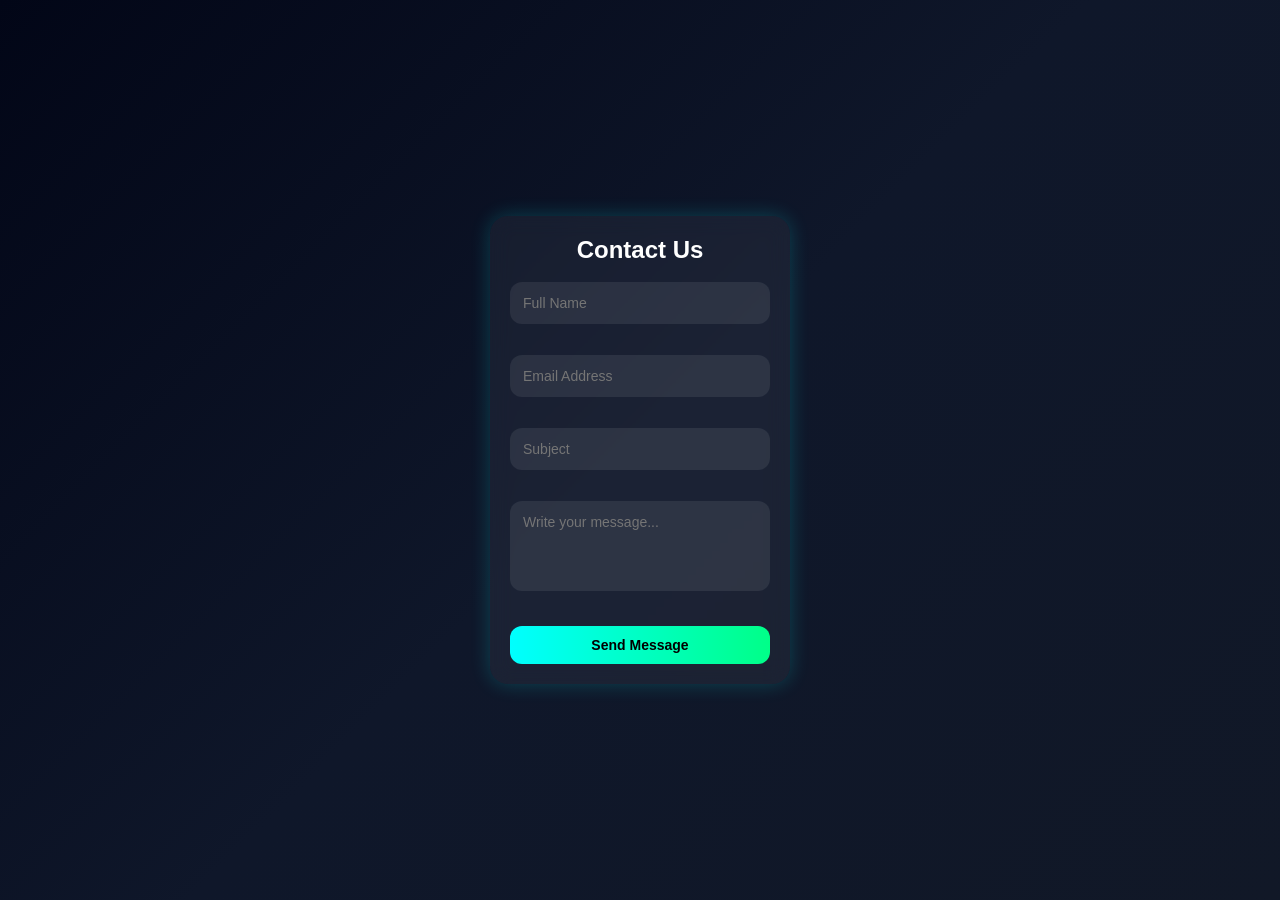
<file: contact form/index.html>
<!-- index.html -->

<!DOCTYPE html>
<html lang="en">
<head>
    <meta charset="UTF-8">
    <meta name="viewport" content="width=device-width, initial-scale=1.0">
    <title>Stunning Contact Form</title>
    <link rel="stylesheet" href="style.css">
</head>
<body>

<div class="container">

    <form id="contactForm">

        <h1>Contact Us</h1>

        <div class="input-box">
            <input type="text" id="name" placeholder="Full Name">
            <small>Error Message</small>
        </div>

        <div class="input-box">
            <input type="email" id="email" placeholder="Email Address">
            <small>Error Message</small>
        </div>

        <div class="input-box">
            <input type="text" id="subject" placeholder="Subject">
            <small>Error Message</small>
        </div>

        <div class="input-box">
            <textarea id="message" placeholder="Write your message..."></textarea>
            <small>Error Message</small>
        </div>

        <button type="submit">
            Send Message
        </button>

    </form>

    <div class="success-box" id="successBox">

        <div class="check">✓</div>

        <h2>Message Sent</h2>

        <p>Your message has been delivered successfully.</p>

    </div>

</div>

<script src="script.js"></script>
</body>
</html>
</file>
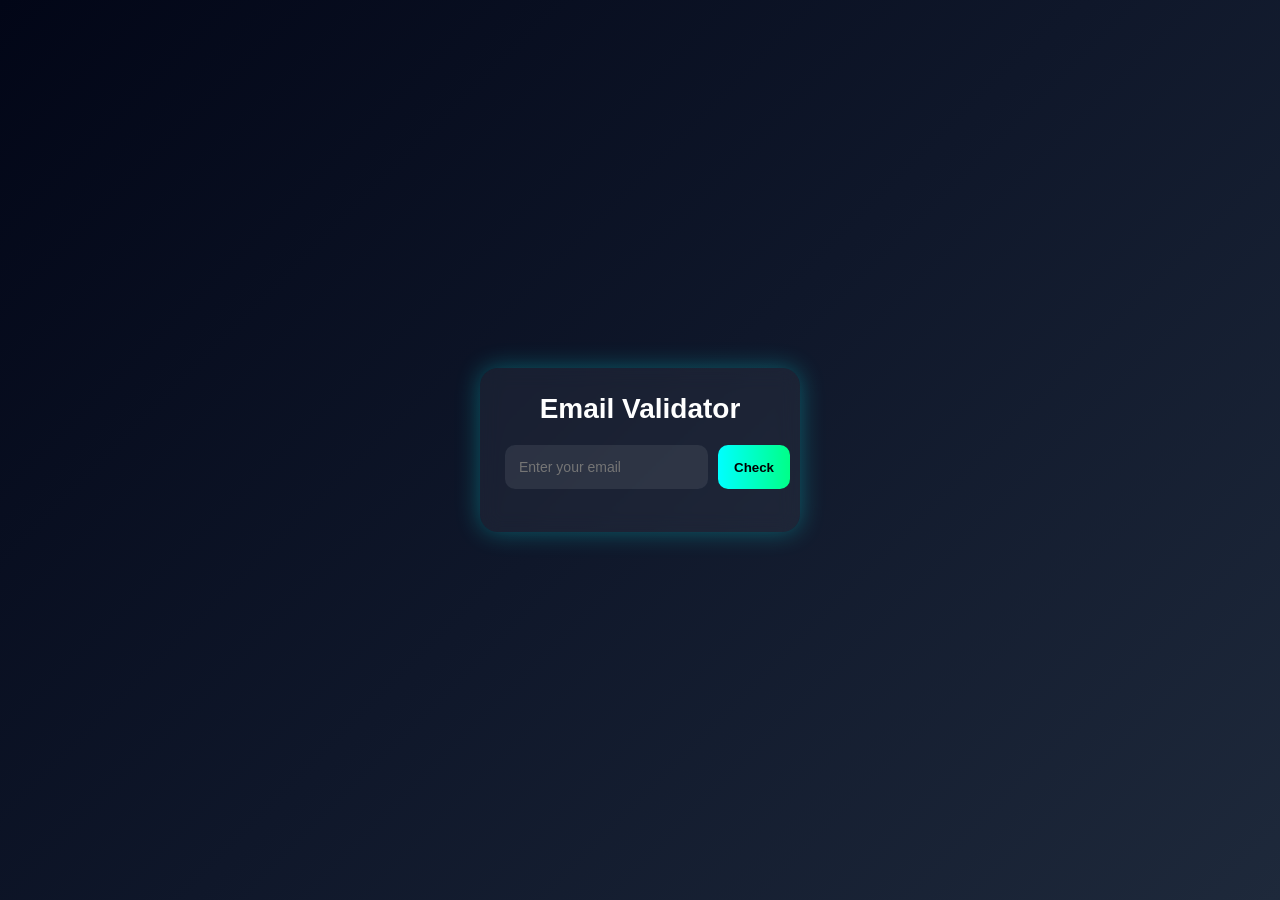
<file: email validator/index.html>
<!-- index.html -->

<!DOCTYPE html>
<html lang="en">
<head>
    <meta charset="UTF-8">
    <meta name="viewport" content="width=device-width, initial-scale=1.0">
    <title>Email Validator</title>
    <link rel="stylesheet" href="style.css">
</head>
<body>

<div class="container">

    <h1>Email Validator</h1>

    <div class="input-box">
        <input type="text" id="email" placeholder="Enter your email">
        <button onclick="validateEmail()">Check</button>
    </div>

    <p id="message"></p>

</div>

<script src="script.js"></script>
</body>
</html>
</file>
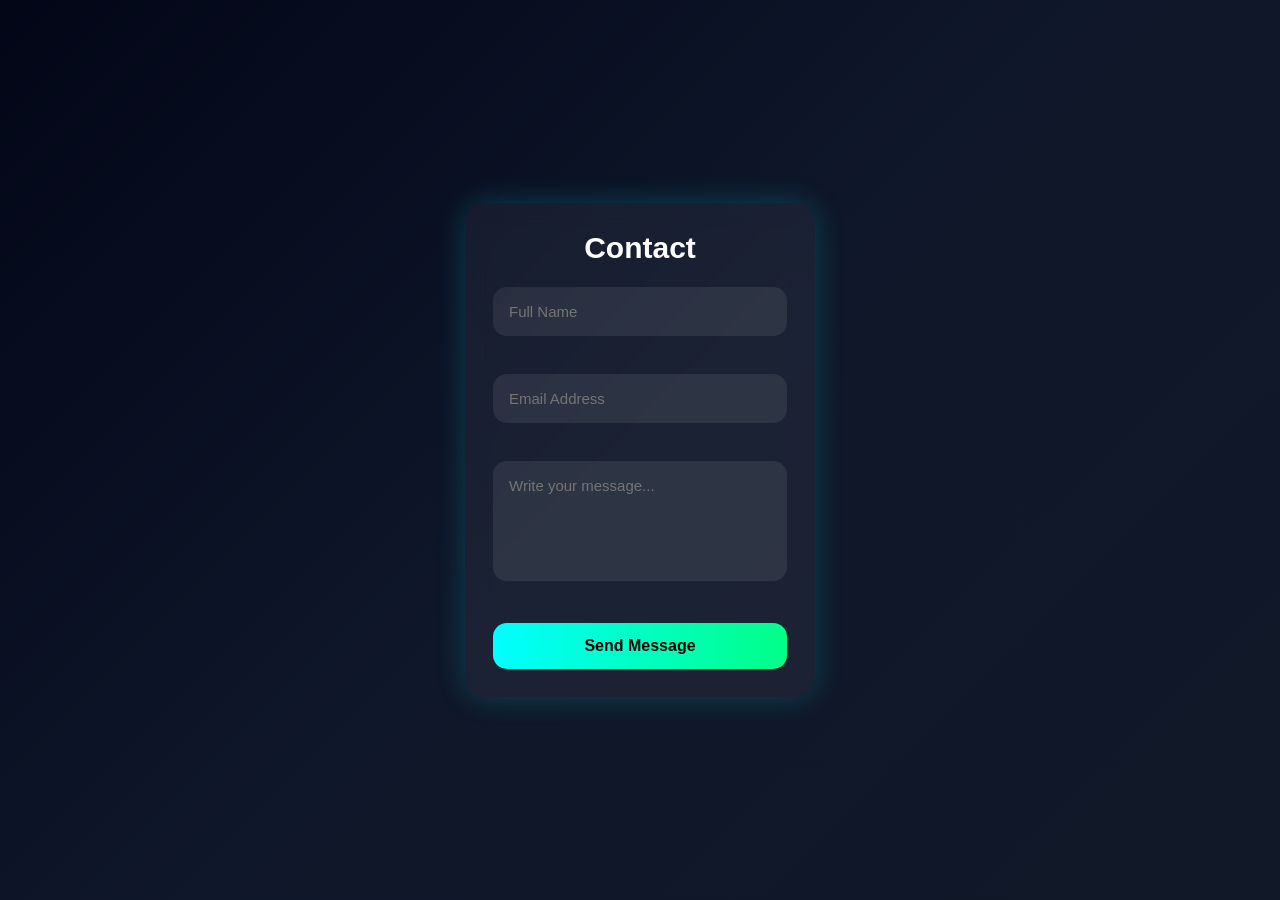
<file: form processor/index.html>
<!-- index.html -->

<!DOCTYPE html>
<html lang="en">
<head>
    <meta charset="UTF-8">
    <meta name="viewport" content="width=device-width, initial-scale=1.0">
    <title>Stunning Form Processor</title>
    <link rel="stylesheet" href="style.css">
</head>
<body>

<div class="container">

    <form id="form">

        <h1>Contact</h1>

        <div class="input-box">
            <input type="text" id="name" placeholder="Full Name">
            <small>Error</small>
        </div>

        <div class="input-box">
            <input type="email" id="email" placeholder="Email Address">
            <small>Error</small>
        </div>

        <div class="input-box">
            <textarea id="message" placeholder="Write your message..."></textarea>
            <small>Error</small>
        </div>

        <button type="submit">
            <span id="btnText">Send Message</span>
        </button>

    </form>

    <div class="success-box" id="successBox">

        <div class="check">✓</div>

        <h2>Message Sent!</h2>

        <p>Your form has been processed successfully.</p>

    </div>

</div>

<script src="script.js"></script>
</body>
</html>
</file>
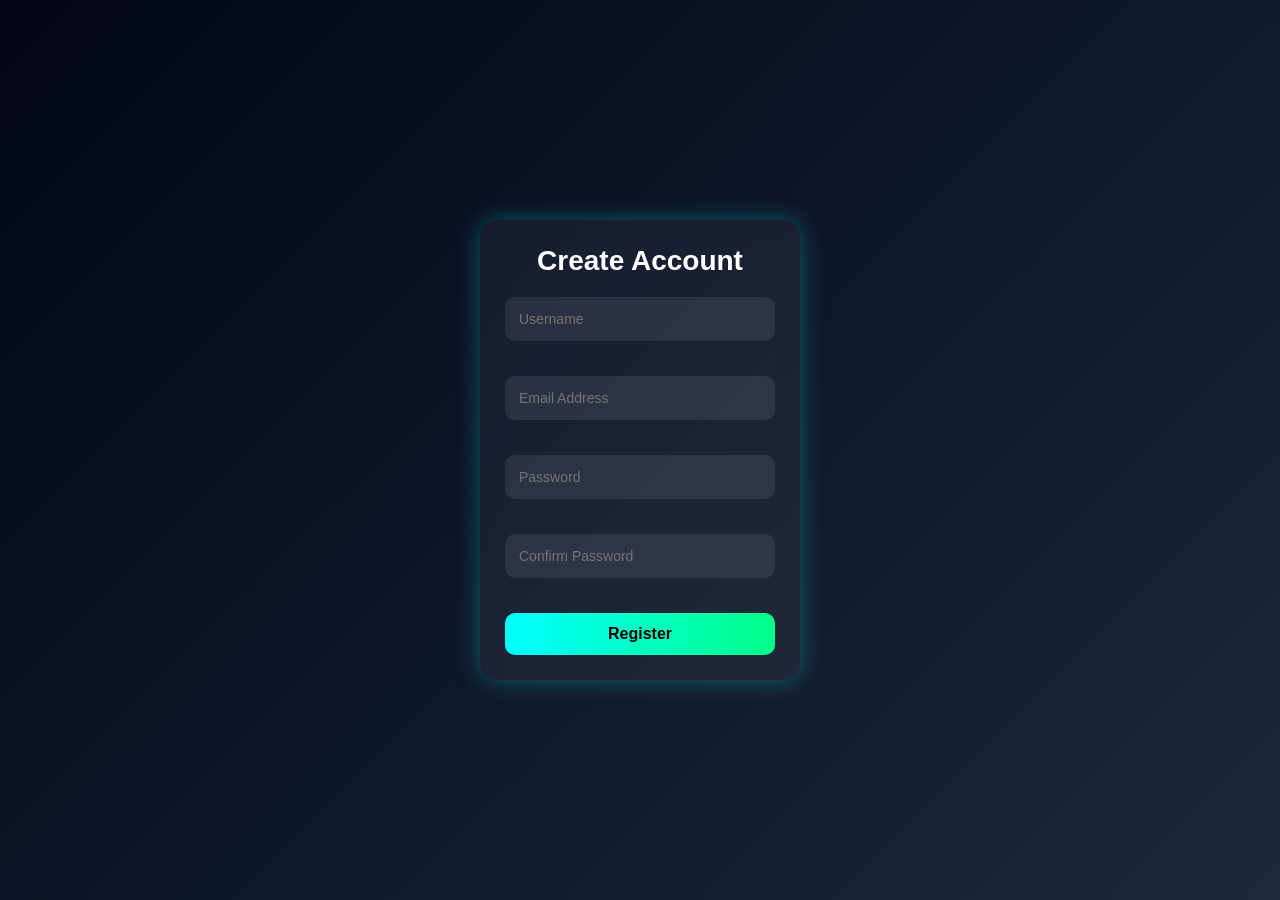
<file: form validation system/index.html>
<!-- index.html -->
<!DOCTYPE html>
<html lang="en">
<head>
    <meta charset="UTF-8">
    <meta name="viewport" content="width=device-width, initial-scale=1.0">
    <title>Stunning Form Validation</title>
    <link rel="stylesheet" href="style.css">
</head>
<body>

<div class="container">
    <form id="form">
        <h1>Create Account</h1>

        <div class="input-box">
            <input type="text" id="username" placeholder="Username">
            <small>Error Message</small>
        </div>

        <div class="input-box">
            <input type="email" id="email" placeholder="Email Address">
            <small>Error Message</small>
        </div>

        <div class="input-box">
            <input type="password" id="password" placeholder="Password">
            <small>Error Message</small>
        </div>

        <div class="input-box">
            <input type="password" id="confirmPassword" placeholder="Confirm Password">
            <small>Error Message</small>
        </div>

        <button type="submit">Register</button>
    </form>
</div>

<script src="script.js"></script>
</body>
</html>
</file>
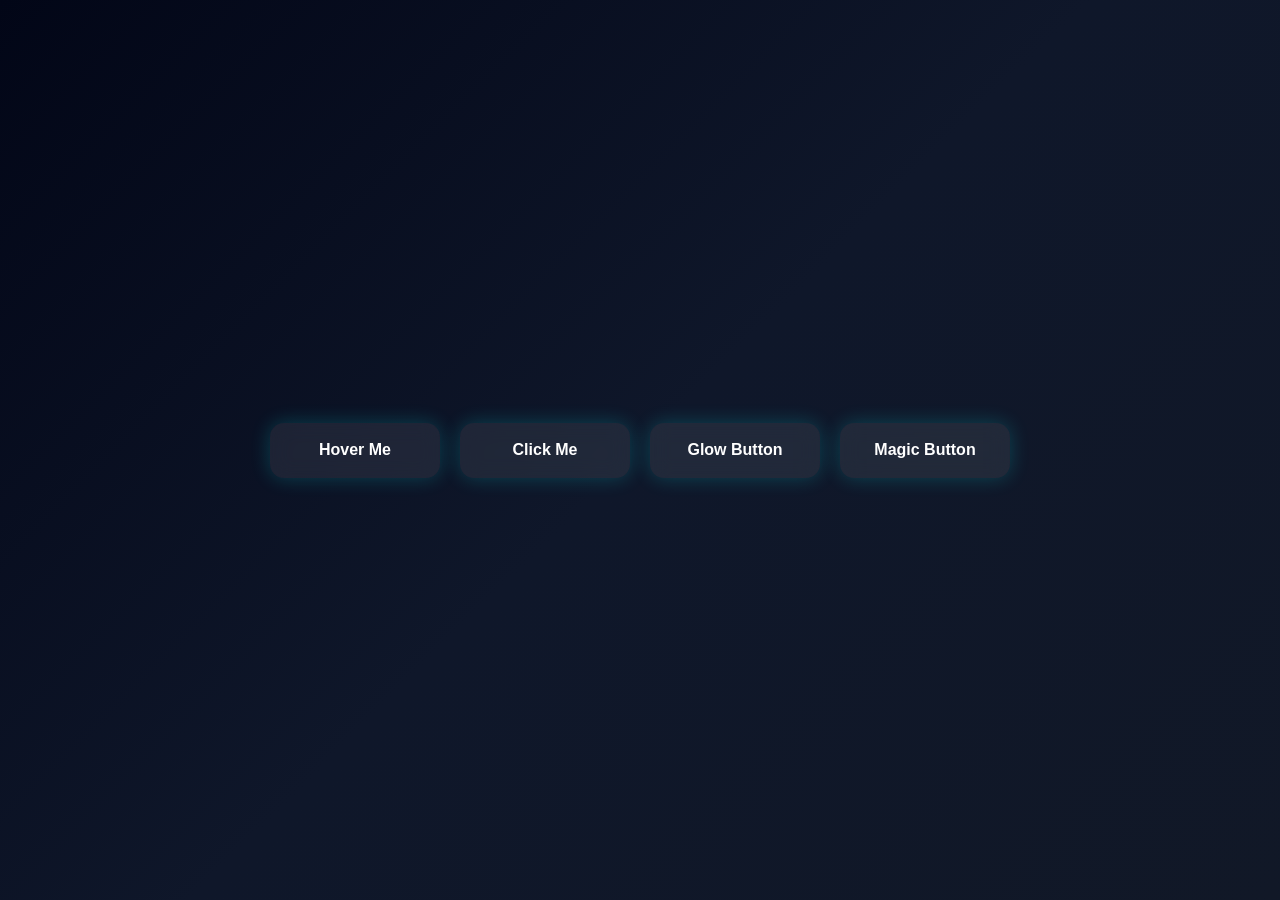
<file: interactive buttons/index.html>
<!-- index.html -->

<!DOCTYPE html>
<html lang="en">
<head>
    <meta charset="UTF-8">
    <meta name="viewport" content="width=device-width, initial-scale=1.0">
    <title>Interactive Buttons</title>
    <link rel="stylesheet" href="style.css">
</head>
<body>

<div class="container">

    <button class="btn btn1">
        <span>Hover Me</span>
    </button>

    <button class="btn btn2">
        <span>Click Me</span>
    </button>

    <button class="btn btn3">
        <span>Glow Button</span>
    </button>

    <button class="btn btn4">
        <span>Magic Button</span>
    </button>

</div>

<script src="script.js"></script>
</body>
</html>
</file>
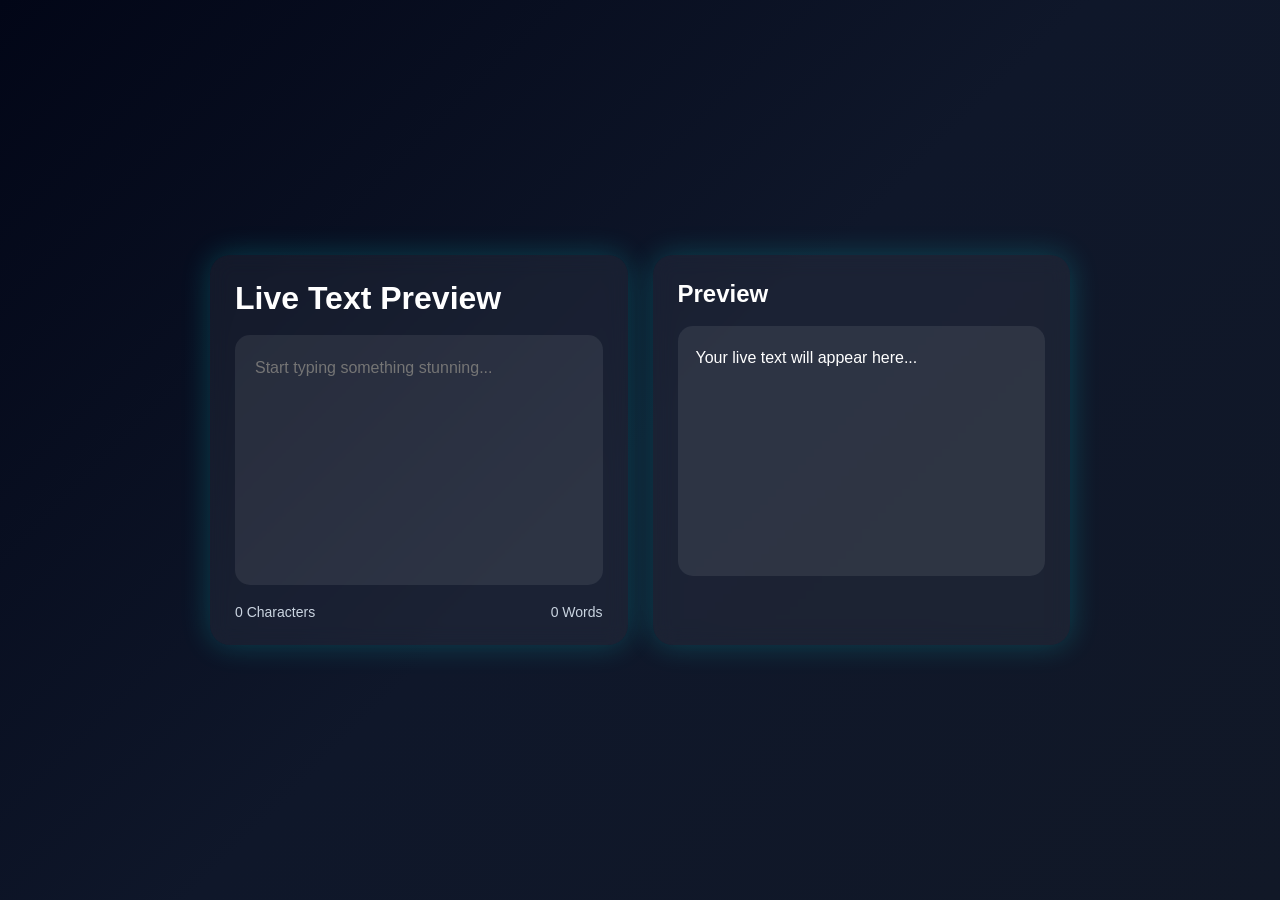
<file: live text review/index.html>
<!-- index.html -->

<!DOCTYPE html>
<html lang="en">
<head>
    <meta charset="UTF-8">
    <meta name="viewport" content="width=device-width, initial-scale=1.0">
    <title>Live Text Preview</title>
    <link rel="stylesheet" href="style.css">
</head>
<body>

<div class="container">

    <div class="editor">

        <h1>Live Text Preview</h1>

        <textarea id="textInput" placeholder="Start typing something stunning..."></textarea>

        <div class="stats">
            <span id="characters">0 Characters</span>
            <span id="words">0 Words</span>
        </div>

    </div>

    <div class="preview-box">

        <h2>Preview</h2>

        <div id="preview">
            Your live text will appear here...
        </div>

    </div>

</div>

<script src="script.js"></script>
</body>
</html>
</file>
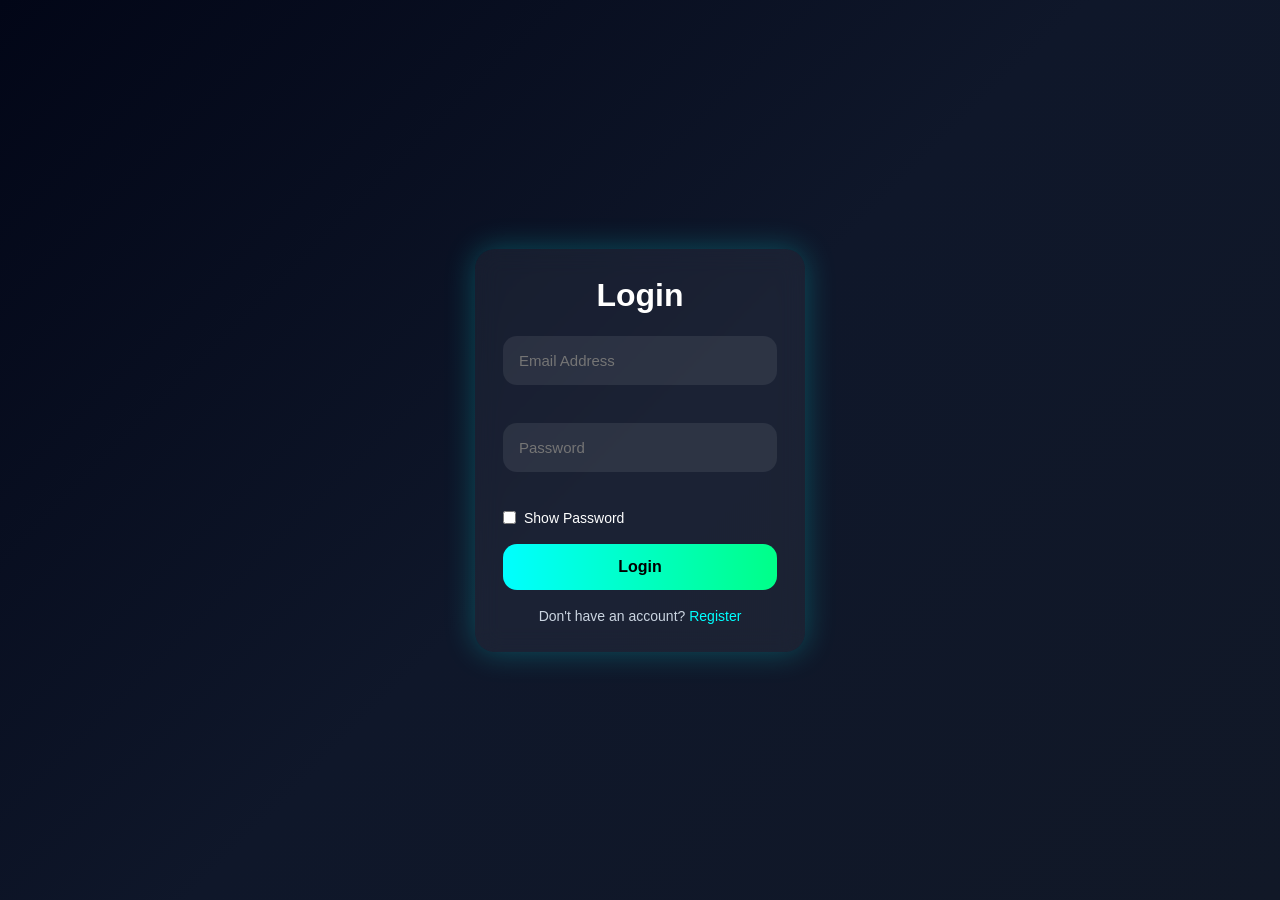
<file: login form validation/index.html>
<!-- index.html -->

<!DOCTYPE html>
<html lang="en">
<head>
    <meta charset="UTF-8">
    <meta name="viewport" content="width=device-width, initial-scale=1.0">
    <title>Neon Login Validation</title>
    <link rel="stylesheet" href="style.css">
</head>
<body>

<div class="container">

    <form id="loginForm">

        <h1>Login</h1>

        <div class="input-box">
            <input type="email" id="email" placeholder="Email Address">
            <small>Error Message</small>
        </div>

        <div class="input-box">
            <input type="password" id="password" placeholder="Password">
            <small>Error Message</small>
        </div>

        <div class="show-password">
            <input type="checkbox" id="togglePassword">
            <label for="togglePassword">Show Password</label>
        </div>

        <button type="submit">Login</button>

        <p class="register-text">
            Don't have an account?
            <a href="#">Register</a>
        </p>

    </form>

    <div class="success-popup" id="successPopup">

        <div class="check">✓</div>

        <h2>Login Successful</h2>

        <p>Welcome back!</p>

    </div>

</div>

<script src="script.js"></script>
</body>
</html>
</file>
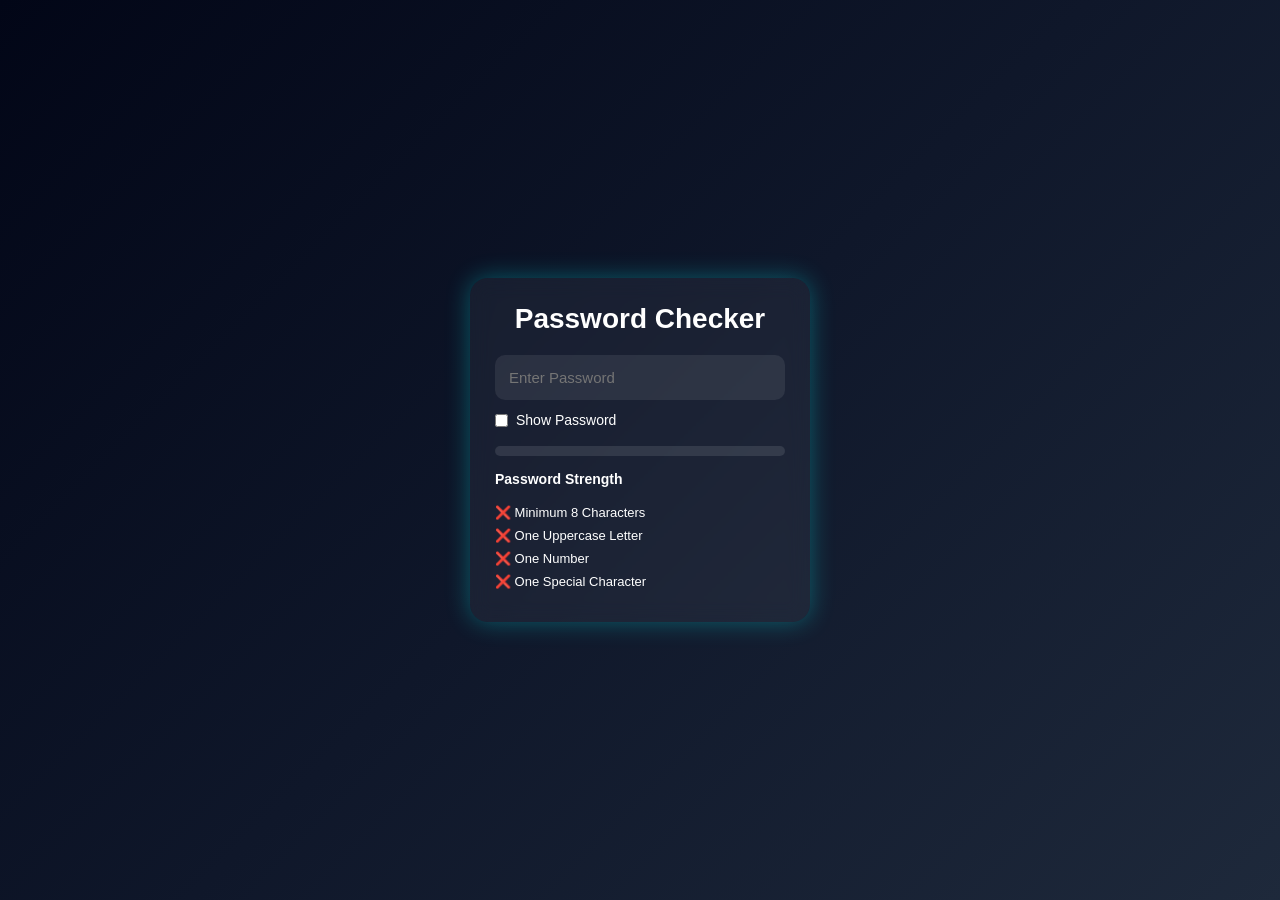
<file: password strength checker/index.html>
<!-- index.html -->

<!DOCTYPE html>
<html lang="en">
<head>
    <meta charset="UTF-8">
    <meta name="viewport" content="width=device-width, initial-scale=1.0">
    <title>Advanced Password Checker</title>
    <link rel="stylesheet" href="style.css">
</head>
<body>

<div class="container">

    <h1>Password Checker</h1>

    <div class="input-box">
        <input type="password" id="password" placeholder="Enter Password">
    </div>

    <div class="show-pass">
        <input type="checkbox" id="togglePassword">
        <label for="togglePassword">Show Password</label>
    </div>

    <div class="strength">
        <div id="strength-bar"></div>
    </div>

    <p id="message">Password Strength</p>

    <div class="requirements">

        <p id="length">❌ Minimum 8 Characters</p>
        <p id="uppercase">❌ One Uppercase Letter</p>
        <p id="number">❌ One Number</p>
        <p id="special">❌ One Special Character</p>

    </div>

</div>

<script src="script.js"></script>
</body>
</html>
</file>
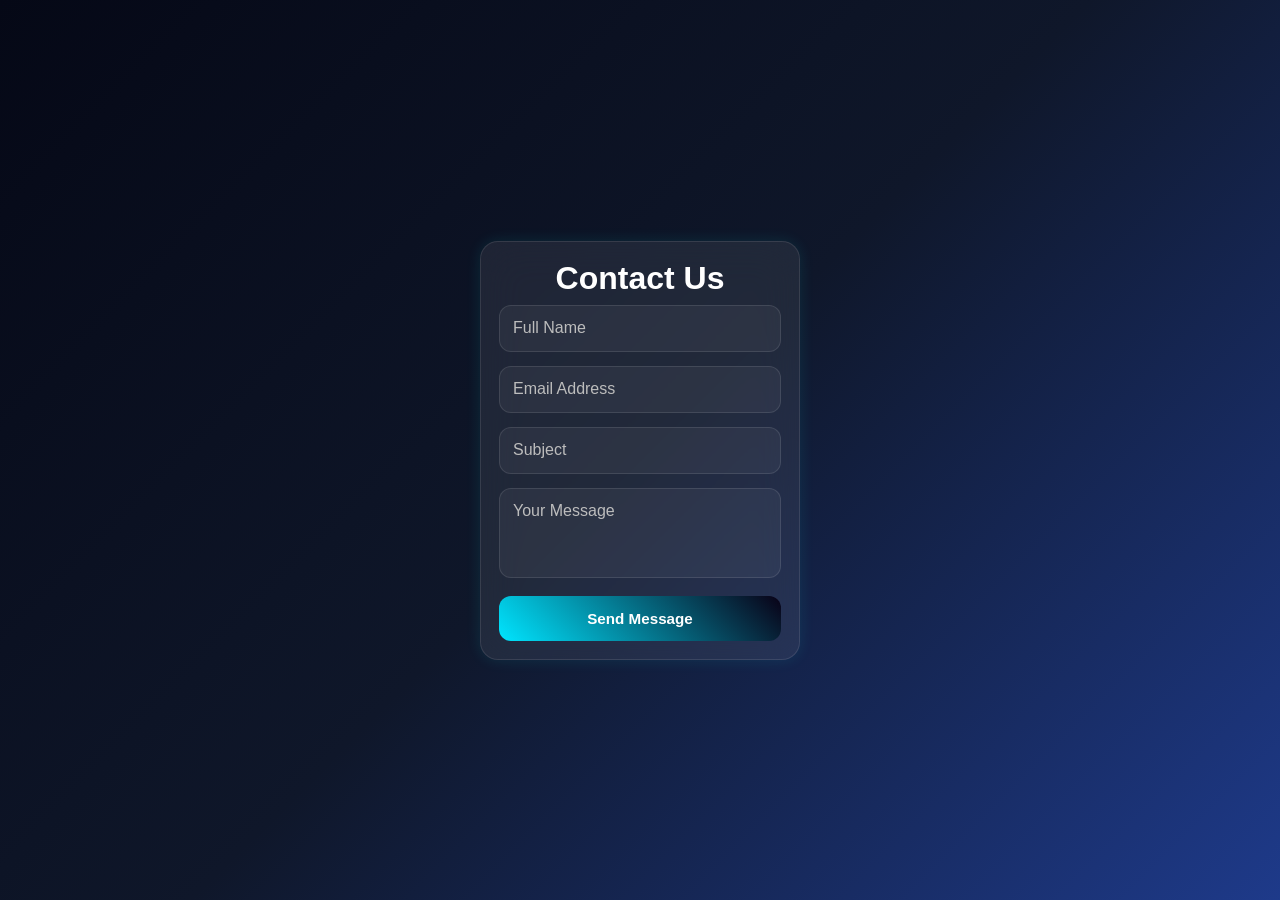
<file: week 4/contact form/index.html>
<!DOCTYPE html>
<html lang="en">
<head>
    <meta charset="UTF-8">
    <meta name="viewport" content="width=device-width, initial-scale=1.0">
    <title>Outstanding Contact Form</title>
    <link rel="stylesheet" href="style.css">
</head>
<body>

<div class="container">

    <div class="contact-box">

        <h1>Contact Us</h1>
        

        <form>

            <div class="input-box">
                <input type="text" required>
                <label>Full Name</label>
            </div>

            <div class="input-box">
                <input type="email" required>
                <label>Email Address</label>
            </div>

            <div class="input-box">
                <input type="text" required>
                <label>Subject</label>
            </div>

            <div class="input-box">
                <textarea required></textarea>
                <label>Your Message</label>
            </div>

            <button type="submit">Send Message </button>

        </form>

    </div>

</div>

</body>
</html>
</file>
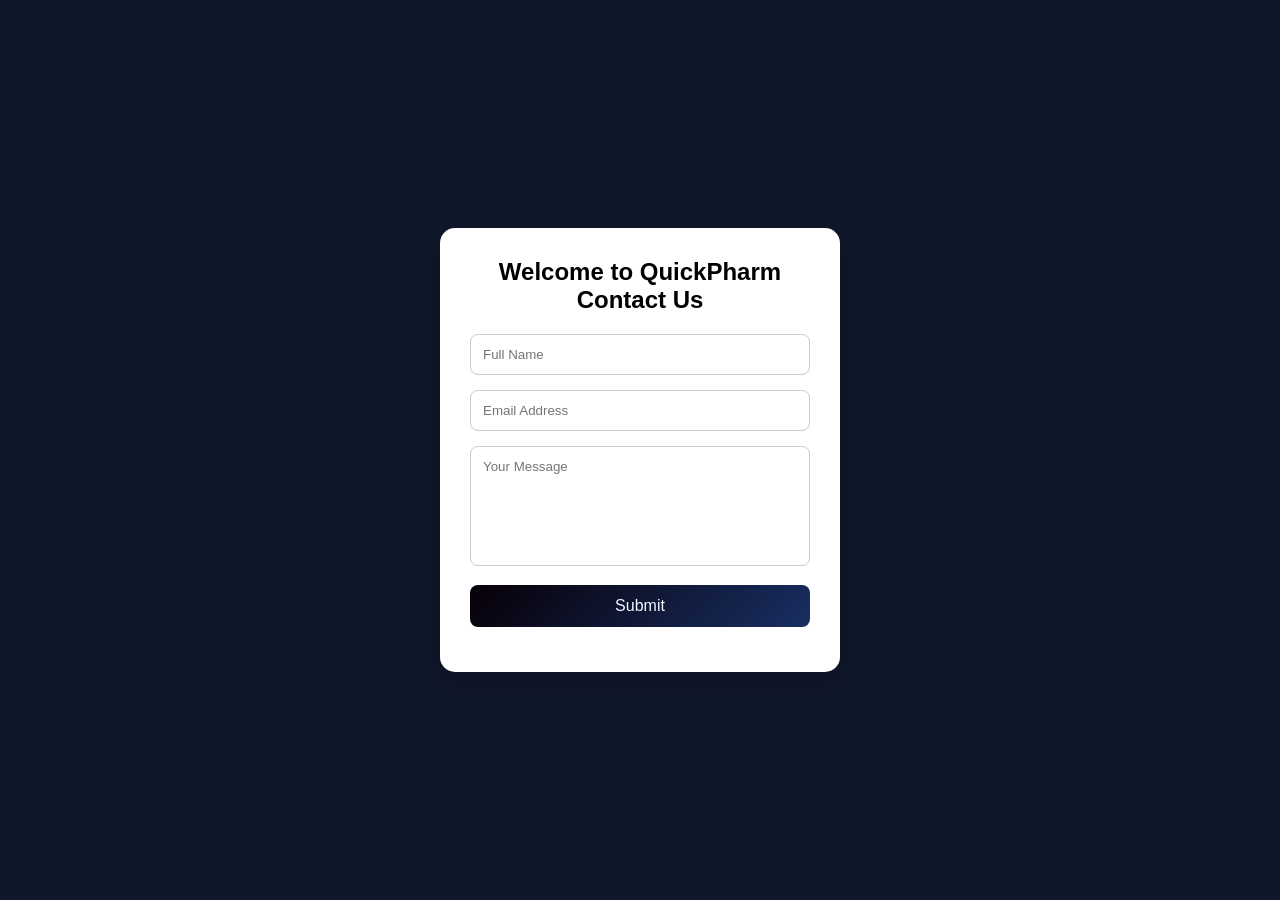
<file: week 4/form submission system/index.html>
<!DOCTYPE html>
<html lang="en">
<head>
<meta charset="UTF-8">
<meta name="viewport" content="width=device-width, initial-scale=1.0">
<title>Form Submission System</title>
<link rel="stylesheet" href="style.css">
</head>
<body>

<div class="container">

    <form id="contactForm">

        <h2>Welcome to QuickPharm<br> Contact Us</h2>

        <input type="text" id="name" placeholder="Full Name">

        <input type="email" id="email" placeholder="Email Address">

        <textarea id="message" placeholder="Your Message"></textarea>

        <button type="submit">
            Submit
        </button>

        <div id="loader"></div>

        <div id="result"></div>

    </form>

</div>

<script src="script.js"></script>

</body>
</html>
</file>
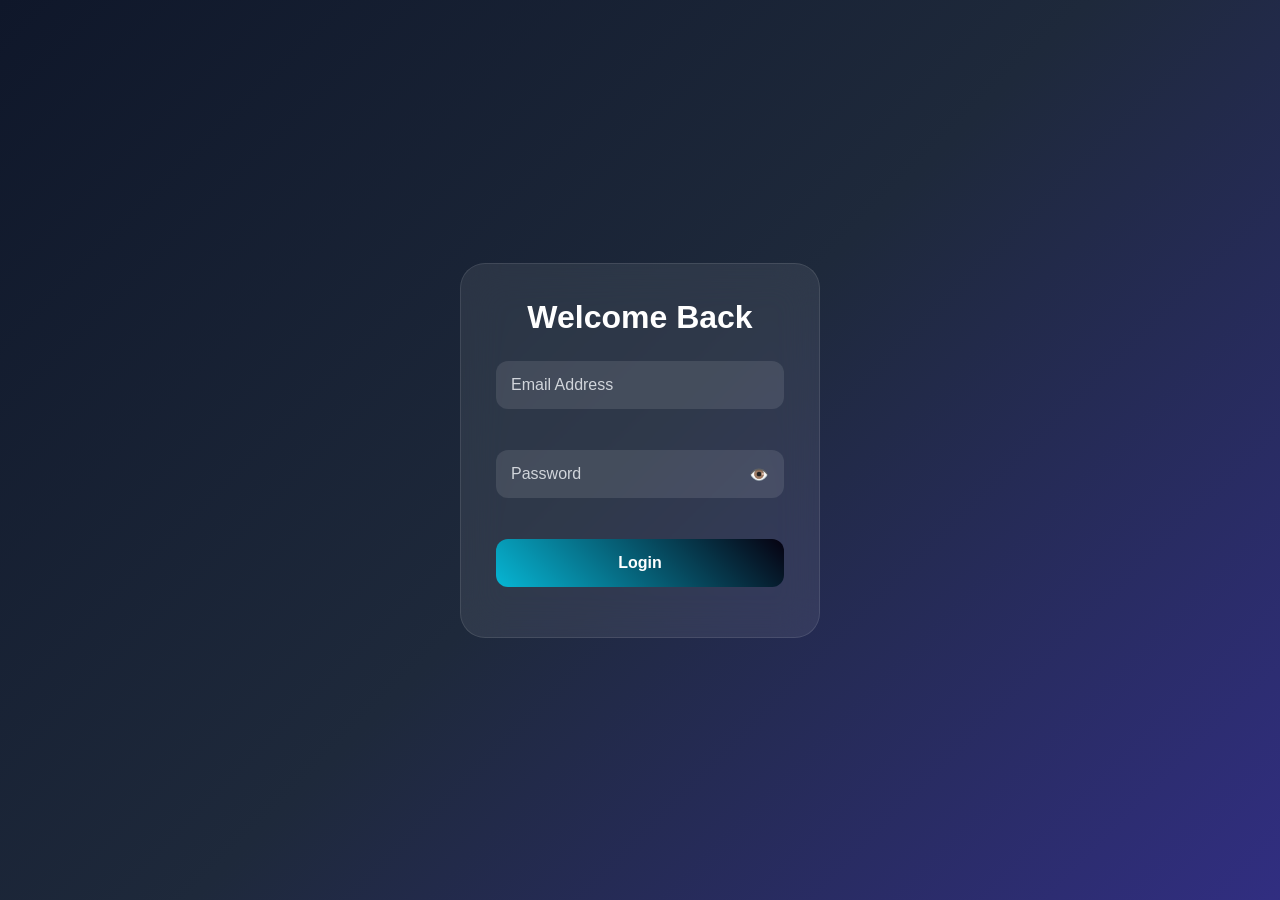
<file: week 4/login form/index.html>
<!DOCTYPE html>
<html lang="en">
<head>
<meta charset="UTF-8">
<meta name="viewport" content="width=device-width, initial-scale=1.0">
<title>Login Form</title>
<link rel="stylesheet" href="style.css">
</head>
<body>

<div class="container">

    <form id="loginForm">

        <h1>Welcome Back</h1>

        <div class="input-box">
            <input type="email" id="email" placeholder="Email Address">
            <small></small>
        </div>

        <div class="input-box password-box">
            <input type="password" id="password" placeholder="Password">
            <span id="togglePassword">👁️</span>
            <small></small>
        </div>

        <button type="submit">
            Login
        </button>

        <div id="message"></div>

    </form>

</div>

<script src="script.js"></script>
</body>
</html>
</file>
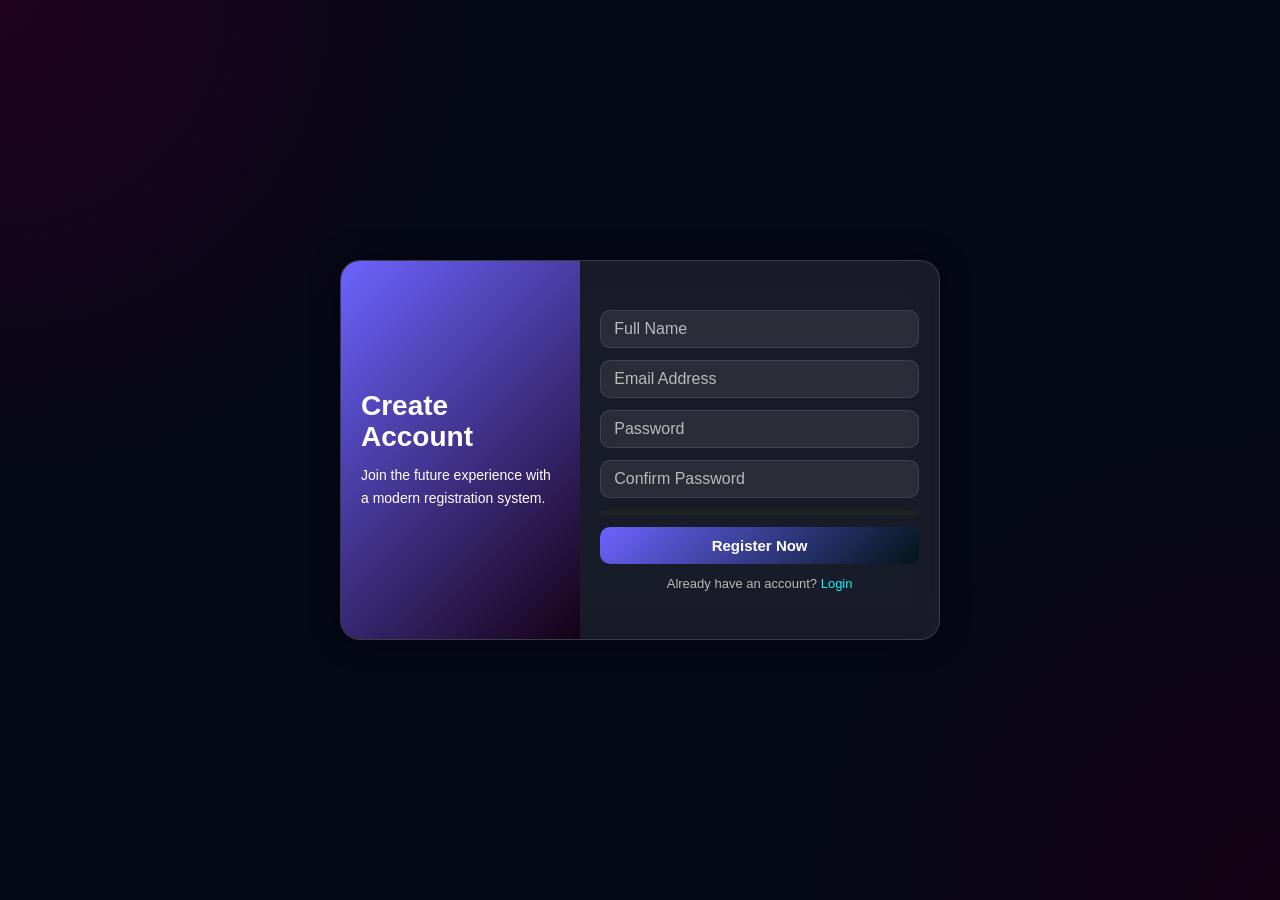
<file: week 4/registration form/index.html>
<!-- index.html -->
<!DOCTYPE html>
<html lang="en">
<head>
  <meta charset="UTF-8" />
  <meta name="viewport" content="width=device-width, initial-scale=1.0"/>
  <title> Registration Form</title>
  <link rel="stylesheet" href="style.css">
</head>
<body>

  <div class="background-animation"></div>

  <div class="container">
    <div class="form-box">

      <div class="left-side">
        <h1>Create Account</h1>
        <p>
          Join the future experience with a modern registration system.
        </p>

        <div class="glow-circle"></div>
      </div>

      <div class="right-side">

        <form id="registerForm">

          <div class="input-box">
            <input type="text" required>
            <label>Full Name</label>
          </div>

          <div class="input-box">
            <input type="email" required>
            <label>Email Address</label>
          </div>

          <div class="input-box">
            <input type="password" required id="password">
            <label>Password</label>
          </div>

          <div class="input-box">
            <input type="password" required id="confirmPassword">
            <label>Confirm Password</label>
          </div>

          <div class="strength">
            <div class="bar"></div>
          </div>

          <button type="submit">Register Now</button>

          <div class="bottom-text">
            Already have an account?
            <a href="#">Login</a>
          </div>

        </form>

      </div>

    </div>
  </div>

  <script src="script.js"></script>
</body>
</html>
</file>
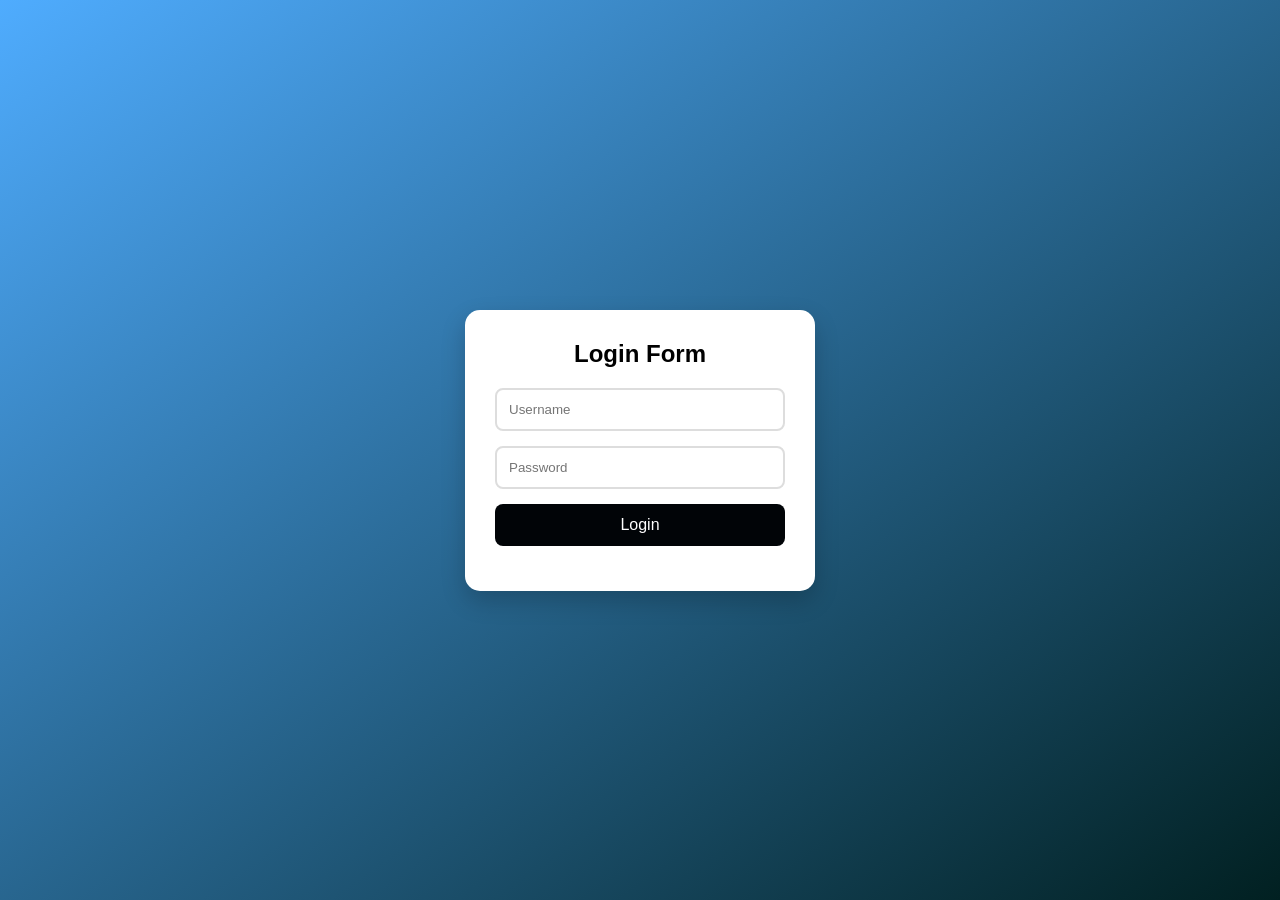
<file: week 4/user name password validation/index.html>
<!DOCTYPE html>
<html lang="en">
<head>
    <meta charset="UTF-8">
    <meta name="viewport" content="width=device-width, initial-scale=1.0">
    <title>Login Validation</title>
    <link rel="stylesheet" href="style.css">
</head>
<body>

<div class="container">
    <h2>Login Form</h2>

    <form id="loginForm">
        <div class="input-group">
            <input type="text" id="username" placeholder="Username">
            <small id="userError"></small>
        </div>

        <div class="input-group">
            <input type="password" id="password" placeholder="Password">
            <small id="passError"></small>
        </div>

        <button type="submit">Login</button>
    </form>

    <p id="success"></p>
</div>

<script src="script.js"></script>
</body>
</html>
</file>
<file: contact form/style.css>
/* style.css */

*{
    margin:0;
    padding:0;
    box-sizing:border-box;
    font-family:Arial, Helvetica, sans-serif;
}

body{
    min-height:100vh;
    display:flex;
    justify-content:center;
    align-items:center;
    background:linear-gradient(135deg,#020617,#0f172a,#111827);
    overflow:hidden;
}

.container{
    position:relative;
    width:300px;
}

form{
    padding:20px;
    border-radius:18px;
    background:rgba(255,255,255,0.05);
    backdrop-filter:blur(10px);
    box-shadow:0 0 20px rgba(0,255,255,0.2);
    animation:glow 3s infinite alternate;
}

@keyframes glow{

    from{
        box-shadow:0 0 15px rgba(0,255,255,0.2);
    }

    to{
        box-shadow:0 0 25px rgba(0,255,255,0.4);
    }

}

h1{
    text-align:center;
    color:white;
    margin-bottom:18px;
    font-size:24px;
}

.input-box{
    margin-bottom:14px;
    position:relative;
}

.input-box input,
.input-box textarea{
    width:100%;
    padding:11px;
    border:none;
    outline:none;
    border-radius:12px;
    background:rgba(255,255,255,0.08);
    color:white;
    font-size:14px;
    border:2px solid transparent;
    transition:0.3s;
}

.input-box textarea{
    height:90px;
    resize:none;
}

.input-box input:focus,
.input-box textarea:focus{
    border-color:#00ffff;
    box-shadow:0 0 12px #00ffff;
}

.input-box.success input,
.input-box.success textarea{
    border-color:#00ff88;
    box-shadow:0 0 8px #00ff88;
}

.input-box.error input,
.input-box.error textarea{
    border-color:#ff004c;
    box-shadow:0 0 8px #ff004c;
}

.input-box small{
    color:#ff4d6d;
    visibility:hidden;
    display:block;
    margin-top:5px;
    font-size:11px;
}

.input-box.error small{
    visibility:visible;
}

button{
    width:100%;
    padding:11px;
    border:none;
    border-radius:12px;
    background:linear-gradient(90deg,#00ffff,#00ff88);
    color:black;
    font-size:14px;
    font-weight:bold;
    cursor:pointer;
    transition:0.3s;
}

button:hover{
    transform:scale(1.02);
    box-shadow:0 0 15px #00ffff;
}

.success-box{
    position:absolute;
    inset:0;
    border-radius:18px;
    background:rgba(2,6,23,0.96);
    display:flex;
    flex-direction:column;
    justify-content:center;
    align-items:center;
    text-align:center;
    color:white;
    opacity:0;
    pointer-events:none;
    transform:scale(0.8);
    transition:0.5s;
}

.success-box.active{
    opacity:1;
    pointer-events:auto;
    transform:scale(1);
}

.check{
    width:60px;
    height:60px;
    border-radius:50%;
    background:#00ff88;
    color:black;
    display:flex;
    justify-content:center;
    align-items:center;
    font-size:30px;
    font-weight:bold;
    margin-bottom:15px;
    box-shadow:0 0 20px #00ff88;
}

.success-box h2{
    margin-bottom:8px;
    font-size:22px;
}

.success-box p{
    color:#cbd5e1;
    font-size:12px;
}
</file>
<file: email validator/style.css>
/* style.css */

*{
    margin:0;
    padding:0;
    box-sizing:border-box;
    font-family:Arial, Helvetica, sans-serif;
}

body{
    height:100vh;
    display:flex;
    justify-content:center;
    align-items:center;
    background:linear-gradient(135deg,#020617,#0f172a,#1e293b);
}

.container{
    width:320px;
    padding:25px;
    border-radius:18px;
    background:rgba(255,255,255,0.05);
    backdrop-filter:blur(10px);
    box-shadow:0 0 25px rgba(0,255,255,0.3);
    text-align:center;
}

h1{
    color:white;
    margin-bottom:20px;
    font-size:28px;
}

.input-box{
    display:flex;
    gap:10px;
}

.input-box input{
    flex:1;
    padding:12px;
    border:none;
    outline:none;
    border-radius:10px;
    background:rgba(255,255,255,0.08);
    color:white;
    font-size:14px;
    border:2px solid transparent;
    transition:0.3s;
}

.input-box input:focus{
    border-color:#00ffff;
    box-shadow:0 0 10px #00ffff;
}

button{
    padding:12px 16px;
    border:none;
    border-radius:10px;
    background:linear-gradient(90deg,#00ffff,#00ff88);
    color:black;
    font-weight:bold;
    cursor:pointer;
    transition:0.3s;
}

button:hover{
    transform:scale(1.05);
    box-shadow:0 0 15px #00ffff;
}

#message{
    margin-top:18px;
    font-size:14px;
    font-weight:bold;
    color:white;
}
</file>
<file: form processor/style.css>
/* style.css */

*{
    margin:0;
    padding:0;
    box-sizing:border-box;
    font-family:Arial, Helvetica, sans-serif;
}

body{
    min-height:100vh;
    display:flex;
    justify-content:center;
    align-items:center;
    background:linear-gradient(135deg,#020617,#0f172a,#111827);
    overflow:hidden;
}

.container{
    position:relative;
    width:350px;
}

form{
    padding:28px;
    border-radius:20px;
    background:rgba(255,255,255,0.05);
    backdrop-filter:blur(12px);
    box-shadow:0 0 30px rgba(0,255,255,0.2);
    animation:glow 3s infinite alternate;
}

@keyframes glow{
    from{
        box-shadow:0 0 20px rgba(0,255,255,0.2);
    }
    to{
        box-shadow:0 0 35px rgba(0,255,255,0.5);
    }
}

h1{
    color:white;
    text-align:center;
    margin-bottom:22px;
    font-size:30px;
}

.input-box{
    margin-bottom:18px;
    position:relative;
}

.input-box input,
.input-box textarea{
    width:100%;
    padding:14px;
    border:none;
    outline:none;
    border-radius:14px;
    background:rgba(255,255,255,0.08);
    color:white;
    font-size:15px;
    border:2px solid transparent;
    transition:0.3s;
}

.input-box textarea{
    height:120px;
    resize:none;
}

.input-box input:focus,
.input-box textarea:focus{
    border-color:#00ffff;
    box-shadow:0 0 15px #00ffff;
}

.input-box.success input,
.input-box.success textarea{
    border-color:#00ff88;
}

.input-box.error input,
.input-box.error textarea{
    border-color:#ff004c;
}

.input-box small{
    color:#ff4d6d;
    display:block;
    margin-top:6px;
    visibility:hidden;
    font-size:12px;
}

.input-box.error small{
    visibility:visible;
}

button{
    width:100%;
    padding:14px;
    border:none;
    border-radius:14px;
    background:linear-gradient(90deg,#00ffff,#00ff88);
    color:black;
    font-size:16px;
    font-weight:bold;
    cursor:pointer;
    transition:0.3s;
}

button:hover{
    transform:scale(1.03);
    box-shadow:0 0 20px #00ffff;
}

.success-box{
    position:absolute;
    inset:0;
    border-radius:20px;
    background:rgba(2,6,23,0.96);
    display:flex;
    flex-direction:column;
    justify-content:center;
    align-items:center;
    text-align:center;
    color:white;
    opacity:0;
    pointer-events:none;
    transform:scale(0.8);
    transition:0.5s;
}

.success-box.active{
    opacity:1;
    pointer-events:auto;
    transform:scale(1);
}

.check{
    width:80px;
    height:80px;
    border-radius:50%;
    background:#00ff88;
    color:black;
    display:flex;
    justify-content:center;
    align-items:center;
    font-size:40px;
    font-weight:bold;
    margin-bottom:20px;
    box-shadow:0 0 25px #00ff88;
}

.success-box h2{
    margin-bottom:10px;
    font-size:28px;
}

.success-box p{
    color:#cbd5e1;
    font-size:14px;
}
</file>
<file: form validation system/style.css>
/* style.css */

*{
    margin:0;
    padding:0;
    box-sizing:border-box;
    font-family:Arial, Helvetica, sans-serif;
}

body{
    height:100vh;
    display:flex;
    justify-content:center;
    align-items:center;
    background:linear-gradient(135deg,#020617,#0f172a,#1e293b);
}

.container{
    width:320px;
    padding:25px;
    border-radius:18px;
    background:rgba(255,255,255,0.05);
    backdrop-filter:blur(10px);
    box-shadow:0 0 25px rgba(0,255,255,0.3);
}

form h1{
    text-align:center;
    color:white;
    margin-bottom:20px;
    font-size:28px;
}

.input-box{
    margin-bottom:16px;
    position:relative;
}

.input-box input{
    width:100%;
    padding:12px;
    border:none;
    outline:none;
    border-radius:10px;
    background:rgba(255,255,255,0.08);
    color:white;
    font-size:14px;
    border:2px solid transparent;
    transition:0.3s;
}

.input-box input:focus{
    border-color:#00ffff;
    box-shadow:0 0 12px #00ffff;
}

.input-box.success input{
    border-color:#00ff88;
    box-shadow:0 0 10px #00ff88;
}

.input-box.error input{
    border-color:#ff004c;
    box-shadow:0 0 10px #ff004c;
}

.input-box small{
    color:#ff4d6d;
    font-size:12px;
    visibility:hidden;
    margin-top:5px;
    display:block;
}

.input-box.error small{
    visibility:visible;
}

button{
    width:100%;
    padding:12px;
    border:none;
    border-radius:10px;
    background:linear-gradient(90deg,#00ffff,#00ff88);
    color:black;
    font-size:16px;
    font-weight:bold;
    cursor:pointer;
    transition:0.3s;
}

button:hover{
    transform:scale(1.03);
    box-shadow:0 0 20px #00ffff;
}
</file>
<file: interactive buttons/style.css>
/* style.css */

*{
    margin:0;
    padding:0;
    box-sizing:border-box;
    font-family:Arial, Helvetica, sans-serif;
}

body{
    height:100vh;
    display:flex;
    justify-content:center;
    align-items:center;
    background:linear-gradient(135deg,#020617,#0f172a,#111827);
    overflow:hidden;
}

.container{
    display:flex;
    gap:20px;
    flex-wrap:wrap;
    justify-content:center;
}

.btn{
    position:relative;
    width:170px;
    height:55px;
    border:none;
    border-radius:14px;
    cursor:pointer;
    overflow:hidden;
    font-size:16px;
    font-weight:bold;
    color:white;
    background:rgba(255,255,255,0.08);
    backdrop-filter:blur(10px);
    transition:0.4s;
    box-shadow:0 0 20px rgba(0,255,255,0.2);
}

.btn span{
    position:relative;
    z-index:2;
}

/* BUTTON 1 */

.btn1::before{
    content:"";
    position:absolute;
    width:0%;
    height:100%;
    left:0;
    top:0;
    background:linear-gradient(90deg,#00ffff,#00ff88);
    transition:0.4s;
}

.btn1:hover::before{
    width:100%;
}

.btn1:hover{
    transform:translateY(-5px);
    color:black;
}

/* BUTTON 2 */

.btn2:active{
    transform:scale(0.9) rotate(-3deg);
    box-shadow:0 0 25px #00ffff;
}

.btn2:hover{
    background:#00ffff;
    color:black;
}

/* BUTTON 3 */

.btn3{
    animation:glow 2s infinite alternate;
}

@keyframes glow{

    from{
        box-shadow:0 0 10px #00ffff;
    }

    to{
        box-shadow:0 0 30px #00ff88;
    }

}

.btn3:hover{
    transform:scale(1.08);
}

/* BUTTON 4 */

.btn4::after{
    content:"✨";
    position:absolute;
    top:50%;
    left:-30px;
    transform:translateY(-50%);
    font-size:20px;
    transition:0.5s;
}

.btn4:hover::after{
    left:130px;
}

.btn4:hover{
    background:linear-gradient(90deg,#ff00ff,#00ffff);
    transform:rotate(2deg) scale(1.05);
}
</file>
<file: live text review/style.css>
/* style.css */

*{
    margin:0;
    padding:0;
    box-sizing:border-box;
    font-family:Arial, Helvetica, sans-serif;
}

body{
    height:100vh;
    display:flex;
    justify-content:center;
    align-items:center;
    background:linear-gradient(135deg,#020617,#0f172a,#111827);
    overflow:hidden;
}

.container{
    width:900px;
    display:flex;
    gap:25px;
    padding:20px;
}

.editor,
.preview-box{
    flex:1;
    padding:25px;
    border-radius:20px;
    background:rgba(255,255,255,0.05);
    backdrop-filter:blur(10px);
    box-shadow:0 0 30px rgba(0,255,255,0.2);
    animation:glow 3s infinite alternate;
}

@keyframes glow{
    from{
        box-shadow:0 0 20px rgba(0,255,255,0.2);
    }
    to{
        box-shadow:0 0 35px rgba(0,255,255,0.5);
    }
}

h1,h2{
    color:white;
    margin-bottom:18px;
}

textarea{
    width:100%;
    height:250px;
    padding:18px;
    border:none;
    outline:none;
    resize:none;
    border-radius:15px;
    background:rgba(255,255,255,0.08);
    color:white;
    font-size:16px;
    line-height:1.6;
    border:2px solid transparent;
    transition:0.3s;
}

textarea:focus{
    border-color:#00ffff;
    box-shadow:0 0 20px #00ffff;
}

.stats{
    margin-top:15px;
    display:flex;
    justify-content:space-between;
    color:#cbd5e1;
    font-size:14px;
}

#preview{
    min-height:250px;
    padding:18px;
    border-radius:15px;
    background:rgba(255,255,255,0.08);
    color:white;
    font-size:16px;
    line-height:1.7;
    overflow:auto;
    word-wrap:break-word;
    transition:0.3s;
}

#preview.typing{
    box-shadow:0 0 20px rgba(0,255,255,0.5);
    transform:scale(1.01);
}

/* MOBILE */

@media(max-width:850px){

    body{
        height:auto;
        padding:20px 0;
    }

    .container{
        width:95%;
        flex-direction:column;
    }

}
</file>
<file: login form validation/style.css>
/* style.css */

*{
    margin:0;
    padding:0;
    box-sizing:border-box;
    font-family:Arial, Helvetica, sans-serif;
}

body{
    min-height:100vh;
    display:flex;
    justify-content:center;
    align-items:center;
    background:linear-gradient(135deg,#020617,#0f172a,#111827);
    overflow:hidden;
}

.container{
    position:relative;
    width:330px;
}

form{
    padding:28px;
    border-radius:20px;
    background:rgba(255,255,255,0.05);
    backdrop-filter:blur(12px);
    box-shadow:0 0 30px rgba(0,255,255,0.25);
    animation:glow 3s infinite alternate;
}

@keyframes glow{

    from{
        box-shadow:0 0 20px rgba(0,255,255,0.2);
    }

    to{
        box-shadow:0 0 35px rgba(0,255,255,0.5);
    }

}

h1{
    color:white;
    text-align:center;
    margin-bottom:22px;
    font-size:32px;
}

.input-box{
    margin-bottom:18px;
    position:relative;
}

.input-box input{
    width:100%;
    padding:14px;
    border:none;
    outline:none;
    border-radius:14px;
    background:rgba(255,255,255,0.08);
    color:white;
    font-size:15px;
    border:2px solid transparent;
    transition:0.3s;
}

.input-box input:focus{
    border-color:#00ffff;
    box-shadow:0 0 15px #00ffff;
}

.input-box.success input{
    border-color:#00ff88;
    box-shadow:0 0 12px #00ff88;
}

.input-box.error input{
    border-color:#ff004c;
    box-shadow:0 0 12px #ff004c;
}

.input-box small{
    color:#ff4d6d;
    visibility:hidden;
    display:block;
    margin-top:6px;
    font-size:12px;
}

.input-box.error small{
    visibility:visible;
}

.show-password{
    display:flex;
    align-items:center;
    gap:8px;
    margin-bottom:18px;
    color:white;
    font-size:14px;
}

button{
    width:100%;
    padding:14px;
    border:none;
    border-radius:14px;
    background:linear-gradient(90deg,#00ffff,#00ff88);
    color:black;
    font-size:16px;
    font-weight:bold;
    cursor:pointer;
    transition:0.3s;
}

button:hover{
    transform:scale(1.03);
    box-shadow:0 0 20px #00ffff;
}

.register-text{
    margin-top:18px;
    text-align:center;
    color:#cbd5e1;
    font-size:14px;
}

.register-text a{
    color:#00ffff;
    text-decoration:none;
}

.success-popup{
    position:absolute;
    inset:0;
    background:rgba(2,6,23,0.96);
    border-radius:20px;
    display:flex;
    flex-direction:column;
    justify-content:center;
    align-items:center;
    text-align:center;
    color:white;
    opacity:0;
    pointer-events:none;
    transform:scale(0.8);
    transition:0.5s;
}

.success-popup.active{
    opacity:1;
    pointer-events:auto;
    transform:scale(1);
}

.check{
    width:80px;
    height:80px;
    border-radius:50%;
    background:#00ff88;
    color:black;
    display:flex;
    justify-content:center;
    align-items:center;
    font-size:40px;
    font-weight:bold;
    margin-bottom:20px;
    box-shadow:0 0 25px #00ff88;
}

.success-popup h2{
    margin-bottom:10px;
    font-size:28px;
}

.success-popup p{
    color:#cbd5e1;
}
</file>
<file: password strength checker/style.css>
/* style.css */

*{
    margin:0;
    padding:0;
    box-sizing:border-box;
    font-family:Arial, Helvetica, sans-serif;
}

body{
    height:100vh;
    display:flex;
    justify-content:center;
    align-items:center;
    background:linear-gradient(135deg,#020617,#0f172a,#1e293b);
}

.container{
    width:340px;
    padding:25px;
    border-radius:18px;
    background:rgba(255,255,255,0.05);
    backdrop-filter:blur(10px);
    box-shadow:0 0 25px rgba(0,255,255,0.3);
}

h1{
    text-align:center;
    color:white;
    margin-bottom:20px;
    font-size:28px;
}

.input-box input{
    width:100%;
    padding:12px;
    border:none;
    outline:none;
    border-radius:10px;
    background:rgba(255,255,255,0.08);
    color:white;
    font-size:15px;
    border:2px solid transparent;
    transition:0.3s;
}

.input-box input:focus{
    border-color:#00ffff;
    box-shadow:0 0 10px #00ffff;
}

.show-pass{
    margin-top:12px;
    display:flex;
    align-items:center;
    gap:8px;
    color:white;
    font-size:14px;
}

.strength{
    width:100%;
    height:10px;
    background:rgba(255,255,255,0.1);
    border-radius:10px;
    margin-top:18px;
    overflow:hidden;
}

#strength-bar{
    height:100%;
    width:0%;
    border-radius:10px;
    transition:0.4s;
}

#message{
    margin-top:15px;
    color:white;
    font-size:14px;
    font-weight:bold;
}

.requirements{
    margin-top:18px;
}

.requirements p{
    color:white;
    font-size:13px;
    margin-bottom:8px;
    transition:0.3s;
}
</file>
<file: week 4/contact form/style.css>
*{
    margin:0;
    padding:0;
    box-sizing:border-box;
    font-family:'Segoe UI',sans-serif;
}

body{
    min-height:100vh;
    display:flex;
    justify-content:center;
    align-items:center;
    background:linear-gradient(
        135deg,
        #050816,
        #0f172a,
        #1e3a8a
    );
}

.container{
    width:100%;
    padding:20px;
    display:flex;
    justify-content:center;
}

.contact-box{
    width:100%;
    max-width:320px;
    background:rgba(255,255,255,.08);
    backdrop-filter:blur(20px);
    border:1px solid rgba(255,255,255,.1);
    border-radius:18px;
    padding:18px;
    box-shadow:0 0 15px rgba(0,255,255,.1);
}

.contact-box h1{
    color:white;
    text-align:center;
    font-size:2rem;
    margin-bottom:8px;
}

.contact-box p{
    color:#d1d5db;
    text-align:center;
    font-size:.9rem;
    margin-bottom:20px;
}

.input-box{
    position:relative;
    margin-bottom:14px;
}

.input-box input,
.input-box textarea{
    width:100%;
    padding:14px;
    background:rgba(255,255,255,.05);
    border:1px solid rgba(255,255,255,.1);
    border-radius:12px;
    color:white;
    outline:none;
    font-size:.95rem;
}

.input-box textarea{
    min-height:90px;
    resize:none;
}

.input-box label{
    position:absolute;
    left:14px;
    top:14px;
    color:#bdbdbd;
    pointer-events:none;
    transition:.3s;
}

.input-box input:focus,
.input-box textarea:focus{
    border-color:#00e5ff;
    box-shadow:0 0 10px rgba(0,229,255,.3);
}

.input-box input:focus~label,
.input-box input:valid~label,
.input-box textarea:focus~label,
.input-box textarea:valid~label{
    top:-10px;
    left:10px;
    background:#0f172a;
    padding:0 6px;
    font-size:.8rem;
    color:#00e5ff;
}

button{
    width:100%;
    padding:14px;
    border:none;
    border-radius:12px;
    background:linear-gradient(
        45deg,
        #00e5ff,
        #090116
    );
    color:white;
    font-size:.95rem;
    font-weight:600;
    cursor:pointer;
    transition:.3s;
}

button:hover{
    transform:translateY(-2px);
    box-shadow:0 0 20px rgba(0,229,255,.4);
}

@media(max-width:600px){
    .contact-box{
        max-width:300px;
        padding:15px;
    }

    .contact-box h1{
        font-size:1.8rem;
    }
}
</file>
<file: week 4/form submission system/style.css>
*{
    margin:0;
    padding:0;
    box-sizing:border-box;
    font-family:Arial,sans-serif;
}

body{
    min-height:100vh;
    display:flex;
    justify-content:center;
    align-items:center;
    background:#0f172a;
}

.container{
    width:400px;
}

form{
    background:white;
    padding:30px;
    border-radius:15px;
    box-shadow:0 10px 30px rgba(0,0,0,.2);
}

h2{
    text-align:center;
    margin-bottom:20px;
}

input,
textarea{
    width:100%;
    padding:12px;
    margin-bottom:15px;
    border:1px solid #ccc;
    border-radius:8px;
}

textarea{
    height:120px;
    resize:none;
}

button{
    width:100%;
    color: aliceblue;
    padding:12px;
    border:none;
    border-radius:8px;
    cursor:pointer;
    font-size:16px;
    background: linear-gradient(135deg, rgb(7, 0, 7),#182e62);
}

button:hover{
    opacity:.9;
}

#loader{
    display:none;
    margin:15px auto;
    width:35px;
    height:35px;
    border:4px solid #ddd;
    border-top:4px solid #333;
    border-radius:50%;
    animation:spin 1s linear infinite;
}

#result{
    text-align:center;
    margin-top:15px;
    font-weight:bold;
}

@keyframes spin{
    100%{
        transform:rotate(360deg);
    }
}
</file>
<file: week 4/login form/style.css>
*{
    margin:0;
    padding:0;
    box-sizing:border-box;
    font-family:'Segoe UI',sans-serif;
}

body{
    min-height:100vh;
    display:flex;
    justify-content:center;
    align-items:center;
    background:linear-gradient(135deg,#0f172a,#1e293b,#312e81);
}

.container{
    width:100%;
    max-width:400px;
    padding:20px;
}

form{
    background:rgba(255,255,255,.08);
    backdrop-filter:blur(20px);
    border-radius:25px;
    padding:35px;
    border:1px solid rgba(255,255,255,.1);
}

h1{
    color:white;
    text-align:center;
    margin-bottom:25px;
}

.input-box{
    margin-bottom:18px;
    position:relative;
}

input{
    width:100%;
    padding:15px;
    border:none;
    outline:none;
    border-radius:12px;
    background:rgba(255,255,255,.1);
    color:white;
    font-size:16px;
}

input::placeholder{
    color:#d1d5db;
}

#togglePassword{
    position:absolute;
    right:15px;
    top:15px;
    cursor:pointer;
}

small{
    display:block;
    color:#ff6b6b;
    margin-top:5px;
    min-height:18px;
}

button{
    width:100%;
    padding:15px;
    border:none;
    border-radius:12px;
    cursor:pointer;
    font-size:16px;
    font-weight:bold;
    color:white;
    background:linear-gradient(45deg,#06b6d4,#060110);
    transition:.3s;
}

button:hover{
    transform:translateY(-3px);
}

#message{
    margin-top:15px;
    text-align:center;
    font-weight:bold;
    color:#22c55e;
}
</file>
<file: week 4/registration form/style.css>
/* style.css */

*{
    margin:0;
    padding:0;
    box-sizing:border-box;
    font-family:Arial, Helvetica, sans-serif;
}

body{
    min-height:100vh;
    display:flex;
    justify-content:center;
    align-items:center;
    overflow:hidden;
    background:#050816;
}

.background-animation{
    position:absolute;
    width:100%;
    height:100%;
    background:
    radial-gradient(circle at top left,rgb(33, 1, 33),transparent 30%),
    radial-gradient(circle at bottom right,rgb(20, 1, 20),transparent 30%);
    animation:moveBg 8s infinite alternate;
}

@keyframes moveBg{
    100%{
        filter:hue-rotate(60deg);
        transform:scale(1.1);
    }
}

.container{
    position:relative;
    z-index:2;
}

.form-box{
    width:600px;
    height:380px;
    display:flex;
    border-radius:20px;
    overflow:hidden;
    backdrop-filter:blur(20px);
    background:rgba(255,255,255,0.08);
    border:1px solid rgba(255,255,255,0.15);
    box-shadow:0 0 30px rgba(0,0,0,0.4);
}

/* LEFT SIDE */

.left-side{
    flex:1;
    background:linear-gradient(135deg,#6c63ff,rgb(21, 1, 21));
    color:white;
    padding:20px;
    position:relative;
    display:flex;
    flex-direction:column;
    justify-content:center;
}

.left-side h1{
    font-size:28px;
    margin-bottom:12px;
    line-height:1.1;
}

.left-side p{
    font-size:14px;
    line-height:1.6;
}



.right-side{
    flex:1.6;
    padding:20px;
    display:flex;
    justify-content:center;
    align-items:center;
}

form{
    width:100%;
}

.input-box{
    position:relative;
    margin-bottom:12px;
}

.input-box input{
    width:100%;
    padding:10px 14px;
    border:none;
    outline:none;
    border-radius:10px;
    background:rgba(255,255,255,0.08);
    color:white;
    font-size:14px;
    border:1px solid rgba(255,255,255,0.1);
    transition:.3s;
}

.input-box input:focus{
    border-color:#00f7ff;
    box-shadow:0 0 12px rgba(0,247,255,0.3);
}

.input-box label{
    position:absolute;
    top:50%;
    left:14px;
    transform:translateY(-50%);
    color:#bbb;
    pointer-events:none;
    transition:.3s;
}

.input-box input:focus + label,
.input-box input:valid + label{
    top:-8px;
    left:10px;
    background:#050816;
    padding:0 5px;
    font-size:11px;
    color:#00f7ff;
}

.strength{
    width:100%;
    height:5px;
    background:#222;
    border-radius:10px;
    overflow:hidden;
    margin-bottom:12px;
}

.bar{
    width:0%;
    height:100%;
    background:linear-gradient(to right,red,orange,yellow,lime);
}

button{
    width:100%;
    padding:10px;
    border:none;
    border-radius:10px;
    background:linear-gradient(135deg,#6c63ff,#011518);
    color:white;
    font-size:15px;
    font-weight:bold;
    cursor:pointer;
    transition:.3s;
}

button:hover{
    transform:translateY(-2px);
    box-shadow:0 6px 18px rgba(0,212,255,0.4);
}

.bottom-text{
    text-align:center;
    color:#bbb;
    margin-top:12px;
    font-size:13px;
}

.bottom-text a{
    color:#00f7ff;
    text-decoration:none;
}

@media(max-width:768px){

    .form-box{
        width:95%;
        height:auto;
        flex-direction:column;
    }

    .left-side,
    .right-side{
        width:100%;
    }

    .left-side{
        text-align:center;
        padding:25px;
    }

    .right-side{
        padding:20px;
    }
}
</file>
<file: week 4/user name password validation/style.css>
*{
    margin:0;
    padding:0;
    box-sizing:border-box;
    font-family:Arial,sans-serif;
}

body{
    display:flex;
    justify-content:center;
    align-items:center;
    height:100vh;
    background:linear-gradient(145deg,#4facfe,#012021);
}

.container{
    width:350px;
    background:white;
    padding:30px;
    border-radius:15px;
    box-shadow:0 10px 25px rgba(0,0,0,0.2);
}

h2{
    text-align:center;
    margin-bottom:20px;
}

.input-group{
    margin-bottom:15px;
}

input{
    width:100%;
    padding:12px;
    border:2px solid #ddd;
    border-radius:8px;
    outline:none;
}

input:focus{
    border-color:#4facfe;
}

button{
    width:100%;
    padding:12px;
    border:none;
    border-radius:8px;
    background:#010407;
    color:white;
    cursor:pointer;
    font-size:16px;
}

button:hover{
    background:#2196f3;
}

small{
    color:red;
    display:block;
    margin-top:5px;
}

#success{
    text-align:center;
    margin-top:15px;
    color:green;
    font-weight:bold;
}
</file>
